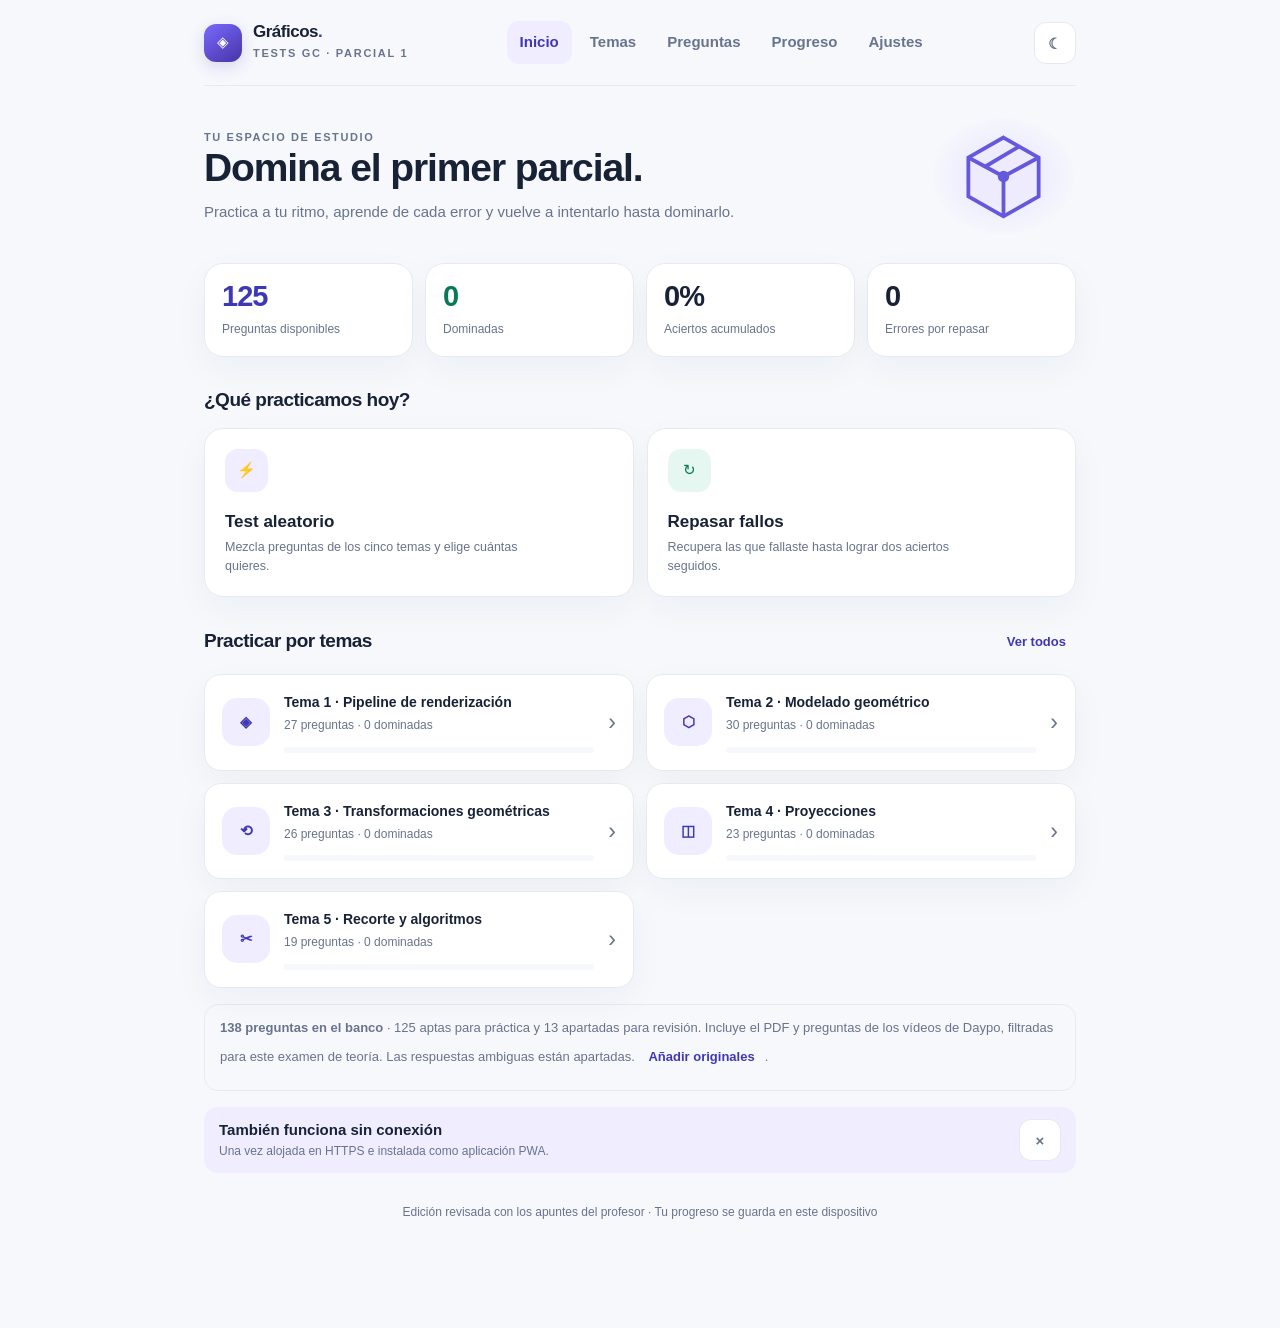
<file: index.html>
<!doctype html>
<html lang="es">
<head>
  <meta charset="utf-8">
  <meta name="viewport" content="width=device-width,initial-scale=1,viewport-fit=cover">
  <meta name="theme-color" content="#101726">
  <meta name="description" content="Tests de Gráficos por Computador — Primer parcial. Estudia con pistas, soluciones y repaso inteligente sin conexión.">
  <meta name="apple-mobile-web-app-capable" content="yes">
  <meta name="apple-mobile-web-app-status-bar-style" content="default">
  <meta name="mobile-web-app-capable" content="yes">
  <link rel="manifest" href="manifest.webmanifest">
  <link rel="icon" href="icons/icon-192.png" sizes="192x192">
  <title>Gráficos · Tests GC</title>
  <link rel="stylesheet" href="styles.css">
  <script defer src="questions-data.js"></script>
  <script defer src="app.js"></script>
</head>
<body>
  <div id="app" aria-live="polite"></div>
  <noscript>Activa JavaScript para utilizar los tests.</noscript>
</body>
</html>
</file>
<file: styles.css>
:root{color-scheme:light;--page:#f6f8fc;--card:#fff;--text:#182237;--muted:#68748c;--stroke:#e4eaf3;--accent:#514ad9;--accent-subtle:#efedff;--accent-text:#3f38b5;--good:#087957;--good-subtle:#e5f7f0;--bad:#c33f4c;--bad-subtle:#fff0f1;--warn:#986300;--warn-subtle:#fff6e3;--shadow:0 12px 35px rgba(25,37,69,.045);--inner:#f7f8fc;--top:rgba(246,248,252,.90)}
[data-theme="dark"]{color-scheme:dark;--page:#0d1422;--card:#161f31;--text:#edf2ff;--muted:#a3afc3;--stroke:#2a364b;--accent:#aaa4ff;--accent-subtle:#2d2b51;--accent-text:#d5d2ff;--good:#55d5ad;--good-subtle:#143a32;--bad:#ff8994;--bad-subtle:#432830;--warn:#f0c777;--warn-subtle:#443b25;--shadow:0 12px 35px rgba(0,0,0,.12);--inner:#1b293e;--top:rgba(13,20,34,.92)}
*{box-sizing:border-box}html{scroll-behavior:smooth}body{background:var(--page);color:var(--text);font-family:Inter,ui-sans-serif,-apple-system,BlinkMacSystemFont,"Segoe UI",sans-serif;margin:0;font-size:15px;line-height:1.5}button,input,select{font:inherit}button{cursor:pointer}a{color:var(--accent-text)}button:focus-visible,a:focus-visible,input:focus-visible,select:focus-visible{outline:3px solid var(--accent);outline-offset:3px}.shell{width:min(920px,100%);margin:auto;padding:0 24px 95px}.mast{height:86px;display:flex;align-items:center;justify-content:space-between;gap:10px;border-bottom:1px solid var(--stroke)}.brand{display:flex;gap:11px;align-items:center;cursor:pointer}.brand-icon{width:38px;height:38px;background:linear-gradient(145deg,#796aff,#4733a6);border-radius:12px;color:white;display:grid;place-items:center;box-shadow:0 5px 16px rgba(80,68,192,.18)}.brand-name{font-size:17px;font-weight:800;letter-spacing:-.5px;line-height:1}.brand-small{font-size:11px;color:var(--muted);letter-spacing:1.7px;font-weight:800;margin-top:5px}.desktop-nav{display:flex;gap:5px}.desktop-nav button,.icon-btn{border:0;background:none;color:var(--muted);padding:10px 13px;border-radius:12px;font-weight:650}.desktop-nav button.active,.desktop-nav button:hover{background:var(--accent-subtle);color:var(--accent-text)}.icon-btn{background:var(--card);border:1px solid var(--stroke);width:42px;height:42px;display:grid;place-items:center}.page{padding-top:30px;animation:fade .18s ease both}@keyframes fade{from{opacity:.65;transform:translateY(4px)}to{opacity:1;transform:translateY(0)}}.eyebrow{text-transform:uppercase;font-weight:800;letter-spacing:1.6px;font-size:11px;color:var(--accent-text);margin:0 0 9px}.hero{display:grid;grid-template-columns:1fr auto;gap:24px;align-items:center;margin-bottom:27px}.hero h1,h1{letter-spacing:-1.1px;font-size:clamp(26px,4vw,39px);line-height:1.18;margin:0 0 9px;font-weight:840}.hero p,.subtitle{color:var(--muted);margin:0;max-width:540px}.hero-art{width:145px;height:120px;display:grid;place-items:center;background:radial-gradient(ellipse at center, #eeebff 0,#eeebff 34%, transparent 70%);border-radius:24px}.theme-dark .hero-art,[data-theme="dark"] .hero-art{background:radial-gradient(ellipse at center, #282452 0,#282452 34%,transparent 70%)}.hero-art svg{width:95px;height:95px}.metrics{display:grid;grid-template-columns:repeat(4,1fr);gap:12px;margin:0 0 29px}.metric,.surface{background:var(--card);border:1px solid var(--stroke);border-radius:19px;box-shadow:var(--shadow)}.metric{padding:18px 17px}.metric .n{font-size:29px;font-weight:840;line-height:1;letter-spacing:-1px}.metric .lab{font-size:12px;color:var(--muted);margin-top:9px}.metric .n.accent{color:var(--accent-text)}.metric .n.good{color:var(--good)}.sectionhead{display:flex;align-items:center;justify-content:space-between;gap:10px;margin-bottom:13px;margin-top:25px}.sectionhead h2{margin:0;font-size:19px;letter-spacing:-.5px}.sectionhead .hint{color:var(--muted);font-size:12px}.mode-grid{display:grid;grid-template-columns:1fr 1fr;gap:13px}.mode-card{border-radius:19px;border:1px solid var(--stroke);background:var(--card);padding:20px;text-align:left;color:var(--text);display:flex;flex-direction:column;align-items:flex-start;min-height:150px;box-shadow:var(--shadow);transition:transform .15s,border-color .15s}.mode-card:hover,.topic-card:hover{transform:translateY(-2px);border-color:var(--accent)}.mode-top{width:43px;height:43px;border-radius:13px;display:grid;place-items:center;color:var(--accent-text);background:var(--accent-subtle);margin-bottom:17px}.mode-top.good{color:var(--good);background:var(--good-subtle)}.mode-card b{font-size:17px}.mode-card small{color:var(--muted);margin-top:4px;max-width:300px}.topic-grid{display:grid;grid-template-columns:repeat(2,minmax(0,1fr));gap:12px}.topic-card{display:flex;align-items:center;gap:14px;background:var(--card);color:var(--text);border:1px solid var(--stroke);border-radius:17px;padding:17px;text-align:left;min-width:0;box-shadow:var(--shadow);transition:transform .15s,border-color .15s}.topic-icon{width:48px;min-width:48px;height:48px;display:grid;place-items:center;color:var(--accent-text);background:var(--accent-subtle);border-radius:15px;font-weight:850}.topic-body{flex:1;min-width:0}.topic-body b{font-size:14px;display:block}.topic-body small{font-size:12px;color:var(--muted)}.progressbar{height:6px;background:var(--inner);border-radius:9px;overflow:hidden;margin-top:11px}.progressbar>div{height:100%;background:var(--accent);border-radius:9px;transition:width .3s}.chev{font-size:23px;color:var(--muted)}.notice{font-size:13px;color:var(--muted);background:var(--inner);border:1px solid var(--stroke);border-radius:14px;padding:13px 15px;margin:16px 0}.footer-note{color:var(--muted);font-size:12px;margin-top:30px;text-align:center}.backbtn{border:0;background:none;color:var(--muted);font-size:13px;font-weight:700;display:flex;gap:7px;align-items:center;padding:0;margin:0 0 23px}.config-card{max-width:665px;margin:auto;padding:26px}.config-card h1{font-size:29px}.settings-form{display:flex;flex-direction:column;gap:23px;margin-top:28px}.field label{font-size:14px;font-weight:750;display:block;margin-bottom:10px}.choices{display:flex;flex-wrap:wrap;gap:8px}.chip{border-radius:12px;padding:10px 14px;background:var(--inner);color:var(--text);border:1px solid var(--stroke);font-weight:680}.chip.selected{color:var(--accent-text);background:var(--accent-subtle);border-color:var(--accent)}.toggleline{display:flex;align-items:center;gap:12px;justify-content:space-between;padding:15px 0;border-bottom:1px solid var(--stroke)}.toggleline span{display:block;font-weight:680}.toggleline small{display:block;color:var(--muted);margin-top:2px}.toggle{position:relative;width:46px;height:26px;flex-shrink:0}.toggle input{position:absolute;opacity:0}.toggle-track{width:100%;height:100%;background:var(--stroke);border-radius:99px;position:relative;display:block}.toggle-track:after{content:"";position:absolute;background:white;box-shadow:0 2px 3px #0002;border-radius:50%;width:20px;height:20px;top:3px;left:3px;transition:.2s}.toggle input:checked+.toggle-track{background:var(--accent)}.toggle input:checked+.toggle-track:after{transform:translateX(20px)}.btn{border-radius:13px;border:0;padding:13px 18px;font-weight:750;background:var(--accent);color:white;display:inline-flex;align-items:center;justify-content:center;gap:10px;text-align:center;text-decoration:none}.btn:not(:disabled):hover{filter:brightness(.95)}.btn:disabled{opacity:.45;cursor:not-allowed}.btn.secondary{background:var(--accent-subtle);color:var(--accent-text)}.btn.ghost{background:var(--inner);color:var(--text);border:1px solid var(--stroke)}.btn.wide{width:100%}.btn.danger{background:var(--bad-subtle);color:var(--bad)}.q-head{display:flex;justify-content:space-between;align-items:center;gap:10px;margin-bottom:16px}.q-overline{font-weight:850;color:var(--accent-text);font-size:12px;letter-spacing:1px;text-transform:uppercase}.q-count{color:var(--muted);font-size:13px;font-weight:680}.q-progress{height:7px;background:var(--stroke);border-radius:9px;overflow:hidden;margin-bottom:22px}.q-progress>div{height:100%;background:linear-gradient(90deg,#7c74ff,#514ad9);border-radius:9px}.question-card{padding:30px;margin:0 auto;max-width:750px}.question-card h2{font-size:clamp(20px,3.4vw,28px);letter-spacing:-.55px;line-height:1.36;margin:0 0 24px;font-weight:780}.option-list{display:grid;gap:10px}.option{padding:14px;display:flex;align-items:flex-start;gap:13px;border-radius:14px;border:1.5px solid var(--stroke);color:var(--text);background:var(--card);width:100%;text-align:left;min-height:58px;transition:border .1s,background .1s}.option .letter{display:grid;place-items:center;min-width:29px;height:29px;border-radius:9px;background:var(--inner);font-weight:820;color:var(--muted);font-size:12px}.option .option-label{padding-top:3px;flex:1}.option:not(:disabled):hover{border-color:var(--accent);background:var(--accent-subtle)}.option.selected{border-color:var(--accent);background:var(--accent-subtle)}.option.selected .letter{background:var(--accent);color:white}.option:disabled{cursor:default}.option.correct{background:var(--good-subtle);border-color:var(--good)}.option.correct .letter{background:var(--good);color:#fff}.option.wrong{background:var(--bad-subtle);border-color:var(--bad)}.option.wrong .letter{background:var(--bad);color:#fff}.question-actions{margin-top:20px;display:flex;align-items:center;gap:10px;flex-wrap:wrap;justify-content:space-between}.helper{display:flex;gap:7px;align-items:center;background:var(--inner);border:1px solid var(--stroke);padding:9px 13px;border-radius:11px;color:var(--text);font-size:13px;font-weight:700}.helpbox,.answerbox{padding:15px 17px;border-radius:14px;margin-top:16px;font-size:14px}.helpbox{background:var(--accent-subtle);border:1px solid var(--accent);color:var(--text)}.answerbox{background:var(--inner);border:1px solid var(--stroke)}.answerbox strong{display:block;margin-bottom:6px}.answerbox p{margin:6px 0 0;color:var(--muted)}.answerbox.good{background:var(--good-subtle);border-color:var(--good)}.answerbox.bad{background:var(--bad-subtle);border-color:var(--bad)}.navigation-row{display:flex;gap:10px;justify-content:space-between;align-items:center;max-width:750px;margin:20px auto 0}.numbers-link{color:var(--accent-text);background:none;border:0;font-size:13px;font-weight:800;padding:10px}.tiny{font-size:12px;color:var(--muted)}.modal-layer{position:fixed;inset:0;background:rgba(9,15,29,.55);display:flex;justify-content:center;align-items:end;z-index:20}.sheet{background:var(--card);border-radius:25px 25px 0 0;width:min(650px,100%);padding:22px;max-height:85vh;overflow:auto;box-shadow:0 -10px 40px #0002}.sheet-head{display:flex;justify-content:space-between;align-items:center;margin-bottom:15px}.sheet-head h3{margin:0}.number-grid{display:grid;grid-template-columns:repeat(6,1fr);gap:8px;margin:18px 0}.number{padding:12px 0;background:var(--inner);color:var(--text);border:1px solid var(--stroke);border-radius:12px;font-weight:730}.number.answered{background:var(--accent-subtle);color:var(--accent-text)}.number.current{outline:2px solid var(--accent)}.number.correct{background:var(--good-subtle);color:var(--good)}.number.wrong{background:var(--bad-subtle);color:var(--bad)}.result-ring{width:132px;height:132px;margin:6px auto 18px;display:grid;place-items:center;border-radius:50%;background:conic-gradient(var(--accent) var(--ring),var(--stroke) 0)}.result-ring>div{background:var(--card);width:110px;height:110px;border-radius:50%;display:flex;flex-direction:column;justify-content:center;align-items:center}.result-ring b{font-size:30px;line-height:1}.result-ring small{color:var(--muted);margin-top:5px}.results-head{text-align:center;max-width:600px;margin:auto}.results-head h1{font-size:29px}.results-head p{color:var(--muted)}.results-stats{display:grid;grid-template-columns:repeat(3,1fr);gap:10px;margin:23px auto;max-width:650px}.results-stats>div{background:var(--card);border:1px solid var(--stroke);border-radius:14px;text-align:center;padding:15px}.results-stats b{display:block;font-size:23px}.results-stats small{color:var(--muted)}.results-actions{display:flex;gap:10px;flex-wrap:wrap;justify-content:center;margin:22px auto}.result-item{background:var(--card);border:1px solid var(--stroke);padding:17px;border-radius:15px;margin-bottom:10px}.result-item summary{font-weight:710;cursor:pointer;display:flex;align-items:center;gap:8px;list-style:none}.result-item summary::-webkit-details-marker{display:none}.result-item .answer-detail{margin:12px 0 0;font-size:13px;color:var(--muted)}.result-item .answer-detail b{color:var(--text)}.result-tag{font-size:11px;border-radius:7px;padding:4px 8px;white-space:nowrap;font-weight:800}.result-tag.yes{color:var(--good);background:var(--good-subtle)}.result-tag.no{color:var(--bad);background:var(--bad-subtle)}.result-tag.skip{color:var(--warn);background:var(--warn-subtle)}.filter-row{display:flex;gap:7px;overflow:auto;scrollbar-width:none;padding-bottom:7px;margin-bottom:15px}.filter-row .chip{white-space:nowrap}.bank-item{padding:16px 18px;border-radius:15px;border:1px solid var(--stroke);background:var(--card);margin-bottom:8px}.bank-item summary{cursor:pointer;list-style:none;font-weight:650}.bank-item summary::-webkit-details-marker{display:none}.bank-item p{font-size:13px;color:var(--muted);margin:12px 0}.bank-tag{display:inline-block;font-size:10px;text-transform:uppercase;letter-spacing:.5px;border-radius:7px;color:var(--warn);background:var(--warn-subtle);padding:4px 7px;font-weight:800;margin-left:7px}.bank-tag.ok{color:var(--good);background:var(--good-subtle)}.bank-option{margin-top:8px;font-size:13px;color:var(--muted)}.bank-option.right{color:var(--good);font-weight:780}.review-note{color:var(--warn);background:var(--warn-subtle);border-radius:12px;padding:11px 13px;font-size:12px}.progress-row{margin-bottom:14px;padding:18px;border:1px solid var(--stroke);border-radius:16px;background:var(--card)}.progress-row .titleline{display:flex;justify-content:space-between;gap:10px;font-weight:720}.progress-row .details{color:var(--muted);font-size:12px;margin-top:7px;display:flex;justify-content:space-between}.history-list{border:1px solid var(--stroke);border-radius:17px;overflow:hidden;background:var(--card)}.history-item{display:flex;align-items:center;justify-content:space-between;gap:10px;padding:14px 18px;border-bottom:1px solid var(--stroke)}.history-item:last-child{border:0}.history-item small{color:var(--muted);display:block}.history-item b{font-size:16px}.settinggroup{background:var(--card);border:1px solid var(--stroke);border-radius:19px;padding:18px 21px;margin-bottom:14px}.settinggroup h2{font-size:16px;margin:0 0 12px}.settinggroup p{color:var(--muted);font-size:13px}.settinggroup select{background:var(--inner);color:var(--text);border:1px solid var(--stroke);padding:10px;border-radius:12px;width:100%}.source-link{display:block;padding:11px 0;border-top:1px solid var(--stroke)}.source-link small{display:block;color:var(--muted)}.mobile-nav{display:none}.empty{text-align:center;padding:35px 17px;color:var(--muted)}.empty-icon{font-size:35px;margin-bottom:7px}.icon{width:20px;height:20px;vertical-align:middle}.install-banner{display:flex;align-items:center;justify-content:space-between;gap:12px;background:var(--accent-subtle);border-radius:14px;padding:12px 15px;margin:15px 0}.install-banner .mini{font-size:12px;color:var(--muted)}
@media(max-width:720px){.shell{padding:0 17px 110px}.mast{height:68px}.desktop-nav{display:none}.mobile-nav{display:flex;position:fixed;bottom:0;left:0;right:0;padding:9px 9px max(9px,env(safe-area-inset-bottom));background:var(--top);border-top:1px solid var(--stroke);backdrop-filter:blur(18px);z-index:10;justify-content:space-around}.mobile-nav button{border:0;background:none;flex:1;color:var(--muted);display:flex;flex-direction:column;align-items:center;gap:3px;font-size:10px;padding:5px 0;border-radius:10px;font-weight:750}.mobile-nav button.active{color:var(--accent-text)}.page{padding-top:24px}.hero{grid-template-columns:1fr}.hero-art{display:none}.metrics{grid-template-columns:repeat(2,1fr);gap:9px}.metric{padding:15px}.mode-grid{grid-template-columns:1fr 1fr;gap:10px}.mode-card{padding:15px;min-height:165px}.mode-card b{font-size:15px}.mode-card small{font-size:12px}.topic-grid{grid-template-columns:1fr;gap:9px}.config-card{padding:20px}.question-card{padding:23px 18px}.question-card h2{font-size:21px}.number-grid{grid-template-columns:repeat(5,1fr)}.question-actions{align-items:flex-start}.q-head{margin-bottom:12px}.results-actions .btn{flex:1 1 160px}.topic-icon{width:44px;height:44px;min-width:44px}.sectionhead h2{font-size:18px}}@media(max-width:365px){.mode-grid{grid-template-columns:1fr}.mode-card{min-height:120px}.metrics{gap:7px}.metric .n{font-size:25px}}

/* Ilustraciones originales de los apuntes, accesibles tras ver la solución */
.theory-figure{margin:12px 0 4px;border:1px solid var(--stroke);border-radius:13px;overflow:hidden;background:var(--card)}
.theory-figure summary{padding:11px 13px;cursor:pointer;font-weight:650;color:var(--accent-text)}
.theory-figure img{display:block;width:100%;height:auto;border-top:1px solid var(--stroke);background:#e6e9d4}
.theory-figure small{display:block;padding:8px 12px;color:var(--muted)}
.theoryref{display:block;font-size:12px;color:var(--muted);margin:8px 0 0}
</file>
